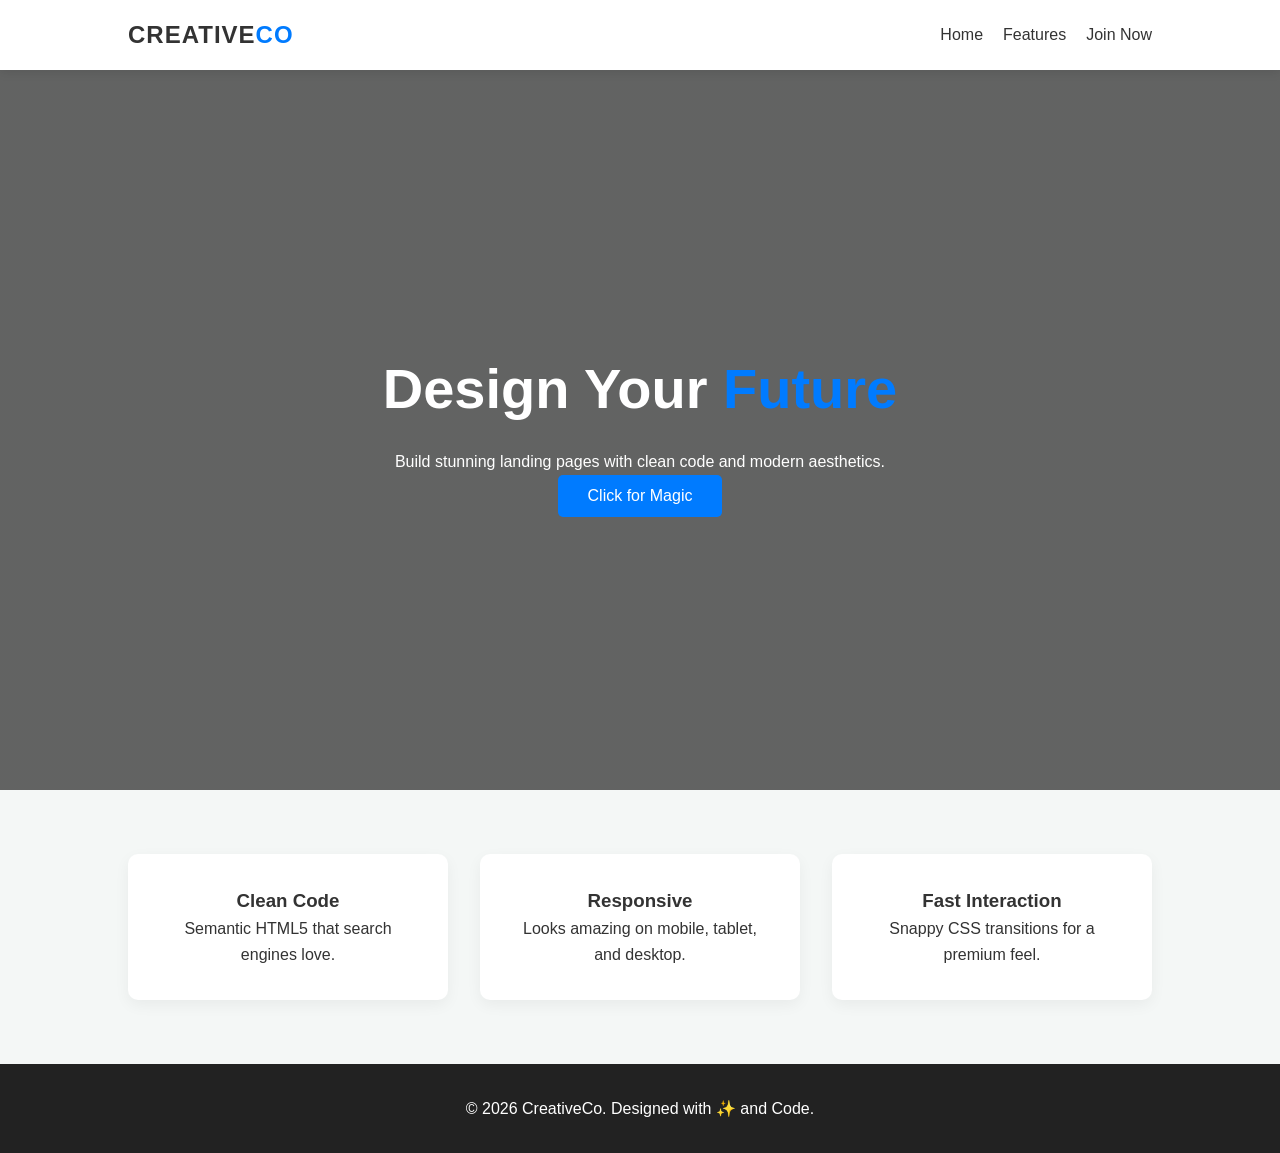
<file: TASK2/index.html>
<!DOCTYPE html>
<html lang="en">
<head>
    <meta charset="UTF-8">
    <meta name="viewport" content="width=device-width, initial-scale=1.0">
    <title>Impact Landing Page</title>
    <link rel="stylesheet" href="style.css">
</head>
<body>

    <nav class="navbar">
        <div class="logo">CREATIVE<span>CO</span></div>
        <ul class="nav-links">
            <li><a href="#home">Home</a></li>
            <li><a href="#features">Features</a></li>
            <li><a href="#" class="btn-nav">Join Now</a></li>
        </ul>
    </nav>

    <header class="hero" id="home">
        <div class="hero-content">
            <h1>Design Your <span>Future</span></h1>
            <p>Build stunning landing pages with clean code and modern aesthetics.</p>
            <button class="cta-btn" id="magicBtn">Click for Magic</button>
        </div>
    </header>

    <section class="features" id="features">
        <div class="feature-card">
            <h3>Clean Code</h3>
            <p>Semantic HTML5 that search engines love.</p>
        </div>
        <div class="feature-card">
            <h3>Responsive</h3>
            <p>Looks amazing on mobile, tablet, and desktop.</p>
        </div>
        <div class="feature-card">
            <h3>Fast Interaction</h3>
            <p>Snappy CSS transitions for a premium feel.</p>
        </div>
    </section>

    <footer>
        <p>&copy; 2026 CreativeCo. Designed with ✨ and Code.</p>
    </footer>

    <script src="script.js"></script>
</body>
</html>
</file>
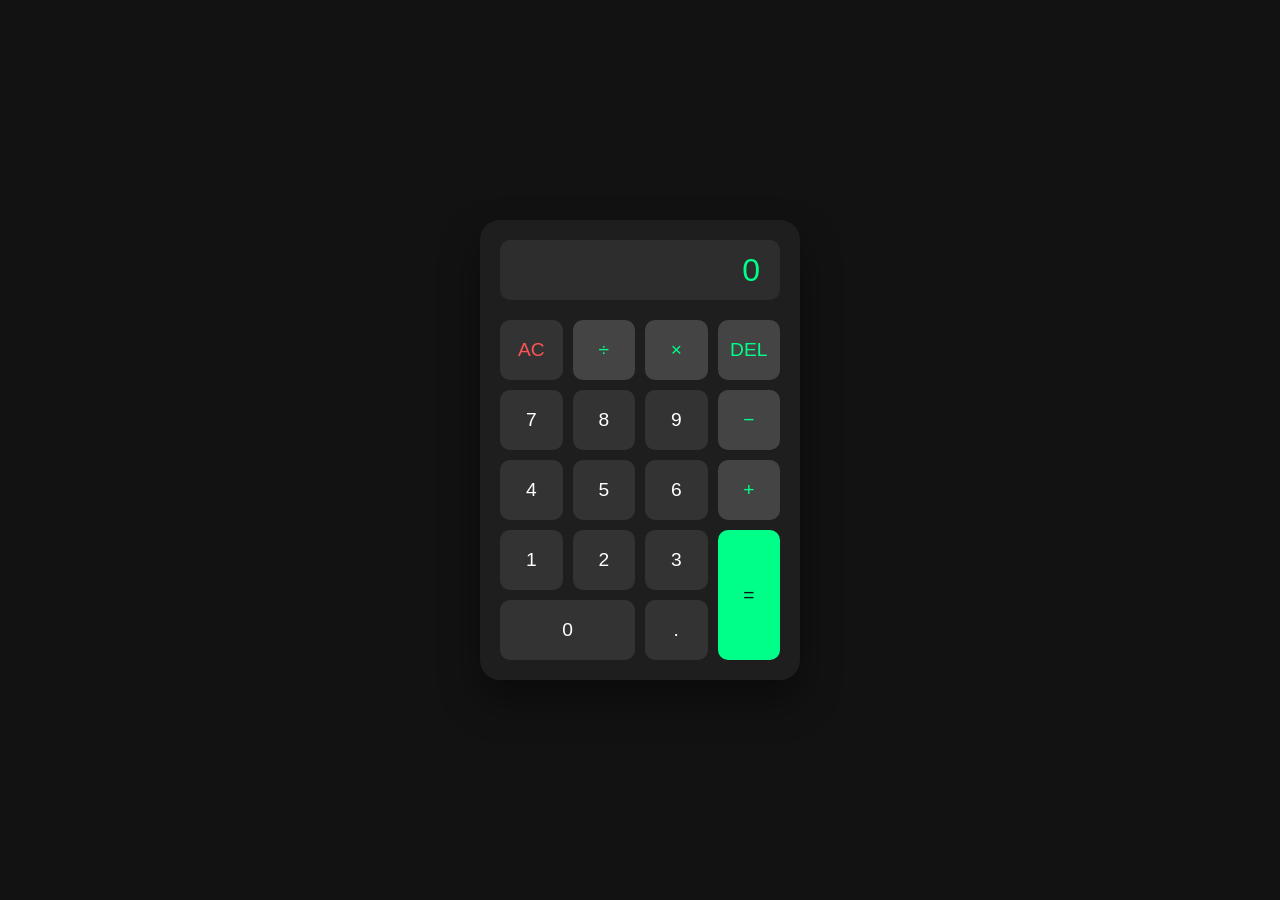
<file: TASK3/index.html>
<!DOCTYPE html>
<html lang="en">
<head>
    <meta charset="UTF-8">
    <meta name="viewport" content="width=device-width, initial-scale=1.0">
    <title>Interactive Glass Calculator</title>
    <link rel="stylesheet" href="style.css">
</head>
<body>

    <div class="calculator">
        <div class="display" id="display">0</div>
        <div class="buttons">
            <button class="btn btn-clear" onclick="clearDisplay()">AC</button>
            <button class="btn btn-op" onclick="appendValue('/')">÷</button>
            <button class="btn btn-op" onclick="appendValue('*')">×</button>
            <button class="btn btn-op" onclick="deleteLast()">DEL</button>
            
            <button class="btn" onclick="appendValue('7')">7</button>
            <button class="btn" onclick="appendValue('8')">8</button>
            <button class="btn" onclick="appendValue('9')">9</button>
            <button class="btn btn-op" onclick="appendValue('-')">−</button>
            
            <button class="btn" onclick="appendValue('4')">4</button>
            <button class="btn" onclick="appendValue('5')">5</button>
            <button class="btn" onclick="appendValue('6')">6</button>
            <button class="btn btn-op" onclick="appendValue('+')">+</button>
            
            <button class="btn" onclick="appendValue('1')">1</button>
            <button class="btn" onclick="appendValue('2')">2</button>
            <button class="btn" onclick="appendValue('3')">3</button>
            <button class="btn btn-equal" onclick="calculate()">=</button>
            
            <button class="btn btn-zero" onclick="appendValue('0')">0</button>
            <button class="btn" onclick="appendValue('.')">.</button>
        </div>
    </div>

    <script src="script.js"></script>
</body>
</html>
</file>
<file: TASK2/style.css>
/* General Reset */
* {
    margin: 0;
    padding: 0;
    box-sizing: border-box;
    font-family: 'Segoe UI', Tahoma, Geneva, Verdana, sans-serif;
}

body {
    line-height: 1.6;
    color: #333;
    background-color: #f4f7f6;
}

/* Navbar */
.navbar {
    display: flex;
    justify-content: space-between;
    align-items: center;
    padding: 1rem 10%;
    background: #fff;
    box-shadow: 0 2px 10px rgba(0,0,0,0.1);
    position: sticky;
    top: 0;
    z-index: 1000;
}

.logo {
    font-size: 1.5rem;
    font-weight: bold;
    letter-spacing: 1px;
}

.logo span { color: #007bff; }

.nav-links {
    display: flex;
    list-style: none;
}

.nav-links li { margin-left: 20px; }

.nav-links a {
    text-decoration: none;
    color: #333;
    font-weight: 500;
    transition: 0.3s;
}

.nav-links a:hover { color: #007bff; }

/* Hero Section */
.hero {
    height: 80vh;
    display: flex;
    align-items: center;
    justify-content: center;
    text-align: center;
    background: linear-gradient(rgba(0,0,0,0.6), rgba(0,0,0,0.6)), 
                url('https://images.unsplash.com/photo-1497215728101-856f4ea42174?auto=format&fit=crop&w=1350&q=80');
    background-size: cover;
    color: white;
}

.hero h1 { font-size: 3.5rem; margin-bottom: 1rem; }
.hero h1 span { color: #007bff; }

/* Buttons & Interactivity */
.cta-btn {
    padding: 12px 30px;
    font-size: 1rem;
    background: #007bff;
    color: white;
    border: none;
    border-radius: 5px;
    cursor: pointer;
    transition: transform 0.2s, background 0.3s;
}

.cta-btn:hover {
    background: #0056b3;
    transform: scale(1.05); /* Interactive pop effect */
}

/* Features Grid */
.features {
    display: grid;
    grid-template-columns: repeat(auto-fit, minmax(250px, 1fr));
    gap: 2rem;
    padding: 4rem 10%;
}

.feature-card {
    background: white;
    padding: 2rem;
    border-radius: 10px;
    text-align: center;
    box-shadow: 0 5px 15px rgba(0,0,0,0.05);
    transition: 0.3s;
}

.feature-card:hover {
    transform: translateY(-10px); /* Interactive lift effect */
}

footer {
    text-align: center;
    padding: 2rem;
    background: #222;
    color: white;
}
</file>
<file: TASK3/style.css>
* {
    margin: 0;
    padding: 0;
    box-sizing: border-box;
    font-family: 'Inter', sans-serif;
}

body {
    height: 100vh;
    display: flex;
    justify-content: center;
    align-items: center;
    background: #121212;
}

.calculator {
    width: 320px;
    background: #1e1e1e;
    padding: 20px;
    border-radius: 20px;
    box-shadow: 0 20px 40px rgba(0,0,0,0.4);
}

/* The Display Screen */
.display {
    width: 100%;
    height: 60px;
    background: #2d2d2d;
    color: #00ff88;
    text-align: right;
    padding: 10px 20px;
    font-size: 2rem;
    border-radius: 10px;
    margin-bottom: 20px;
    overflow: hidden;
    display: flex;
    align-items: center;
    justify-content: flex-end;
}

/* The Grid Layout */
.buttons {
    display: grid;
    grid-template-columns: repeat(4, 1fr);
    gap: 10px;
}

.btn {
    height: 60px;
    border: none;
    border-radius: 10px;
    background: #333;
    color: white;
    font-size: 1.2rem;
    cursor: pointer;
    transition: 0.2s;
}

.btn:hover { background: #444; }

.btn-op { background: #444; color: #00ff88; }
.btn-clear { color: #ff5555; }

.btn-equal {
    background: #00ff88;
    color: #121212;
    grid-row: span 2; /* Spans two rows vertically */
    height: 130px;
}

.btn-zero {
    grid-column: span 2; /* Spans two columns horizontally */
}

.btn:active { transform: scale(0.95); }
</file>
